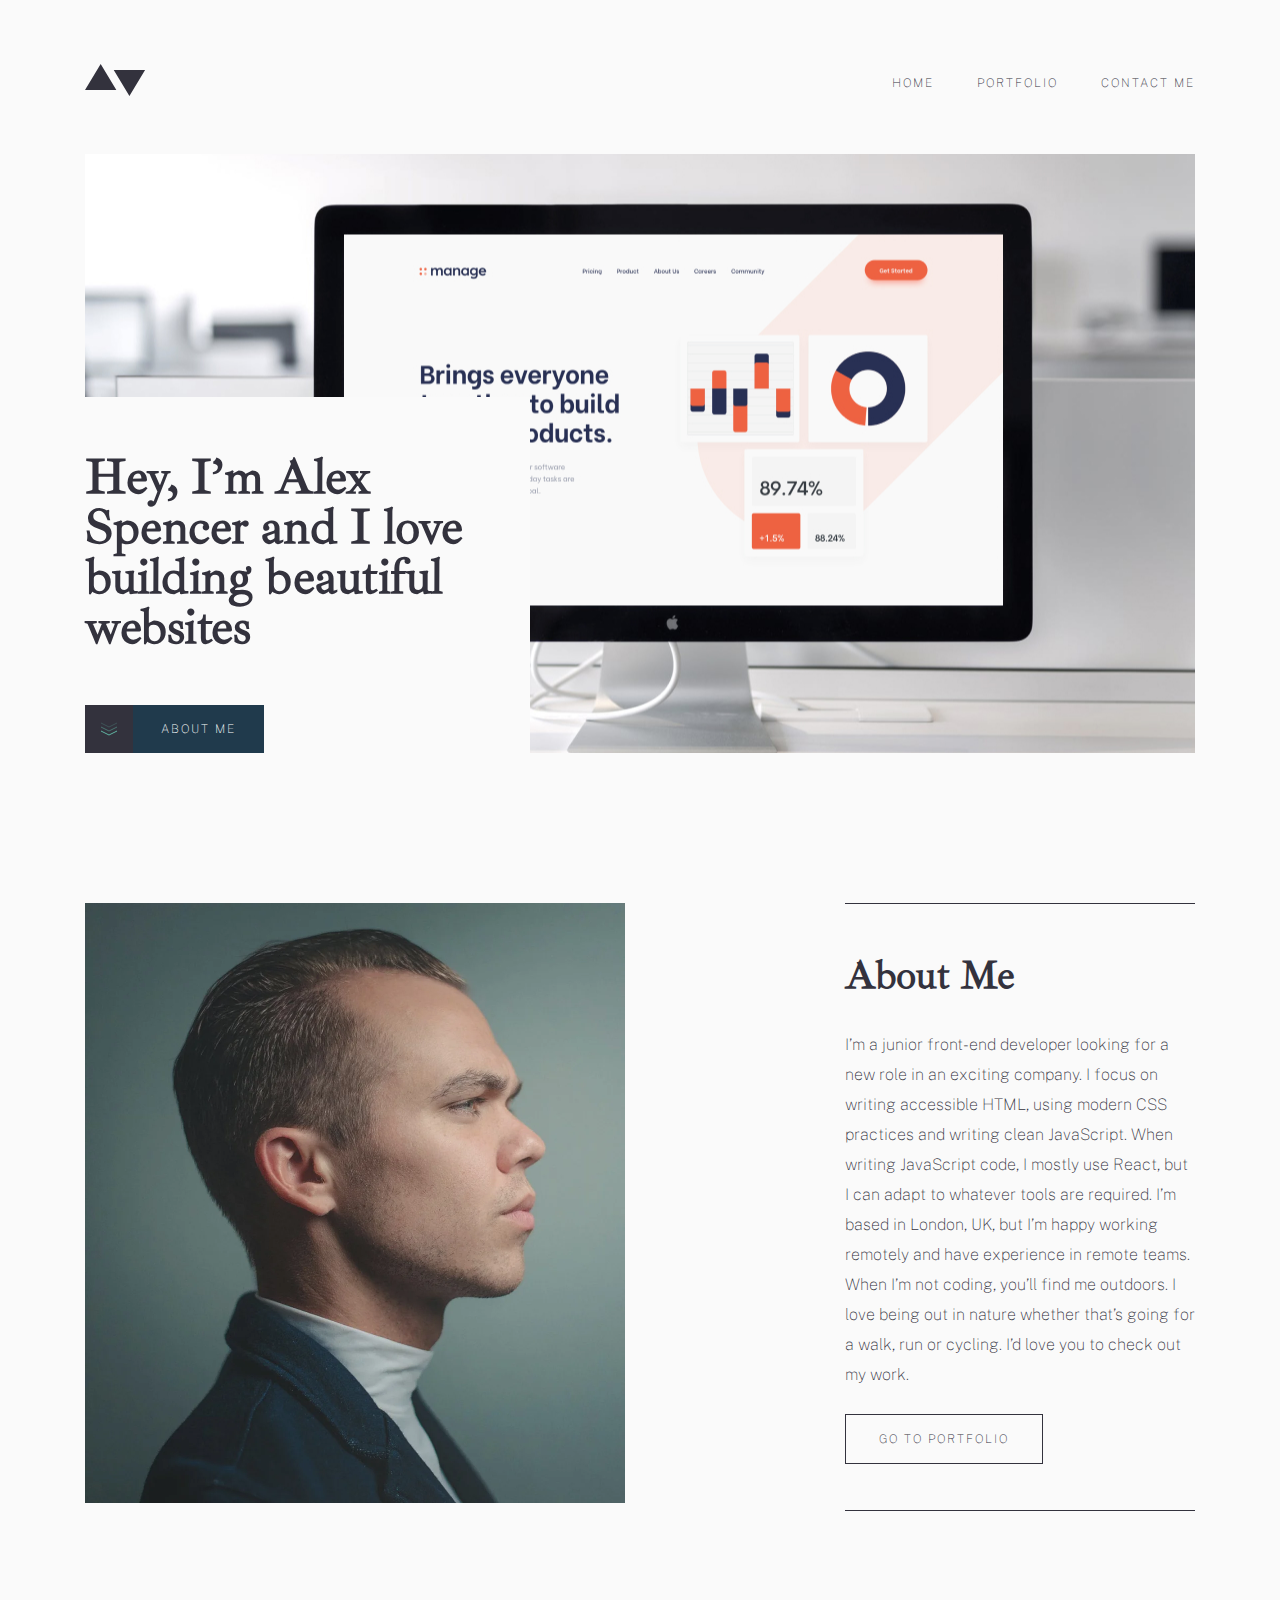
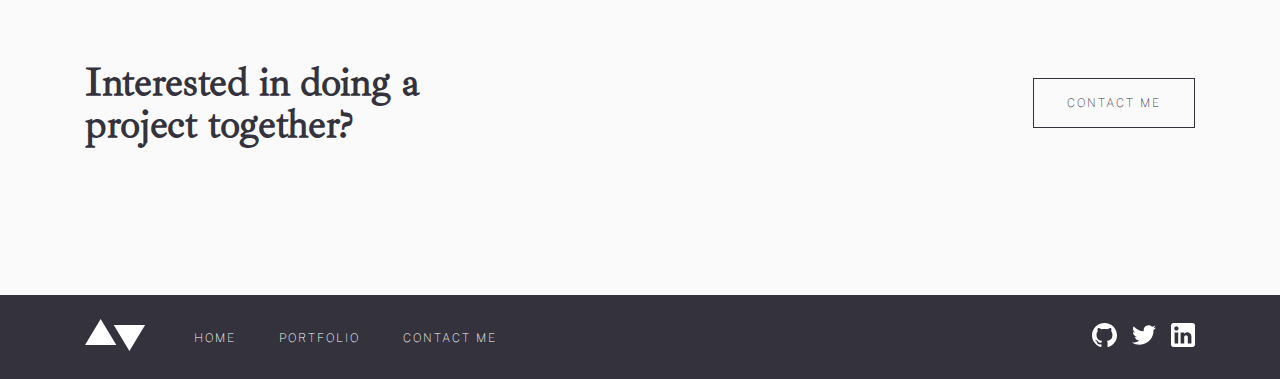
<file: index.html>
<!DOCTYPE html>
<html lang="en">
<head>
  <meta charset="UTF-8">
  <meta http-equiv="X-UA-Compatible" content="IE=edge">
  <meta name="viewport" content="width=device-width, initial-scale=1.0">
  <!-- <link rel="stylesheet" href="css/main.css"> -->
  <link rel="stylesheet" href="css/main.mini.css">
  <title>Minimalist portfolio</title>
</head>
<body>
  <header class="site-header">
    <div class="container site-header__container">
      <a href="index.html" class="site-logo">
        <svg width="61" height="32" viewBox="0 0 61 32" fill="none" xmlns="http://www.w3.org/2000/svg">
          <path id="Combined Shape" fill-rule="evenodd" clip-rule="evenodd" d="M31.3469 26.1224L15.6735 0L0 26.1224H31.3469ZM60.0816 5.87755L44.4082 32L28.7347 5.87755H60.0816Z" fill="#33323D"/>
          </svg>          
      </a>
      <nav class="sitenav">
        <ul class="sitenav__list">
          <li class="sitenav__item">
            <a href="index.html" class="sitenav__link">Home</a>
          </li>
          <li class="sitenav__item">
            <a href="#" class="sitenav__link">Portfolio</a>
          </li>
          <li class="sitenav__item">
            <a href="contact.html" class="sitenav__link">Contact me</a>
          </li>
        </ul>
      </nav>
      <button class="sitenav__toggler nav-toggler">
        <span class="nav-toggler__line nav-toggler__line--top"></span>
        <span class="nav-toggler__line nav-toggler__line--center"></span>
        <span class="nav-toggler__line nav-toggler__line--bottom"></span>
      </button>
    </div>
  </header>
  <main>
    <h1 class="visually-hidden">
      Alex's portfolio website
    </h1>
    <div class="container">
      <section class="hero">
        <div class="hero__content">
          <h2 class="visually-hidden">
            Alex Spencer
          </h2>
          <p class="hero__desc">
            Hey, I’m Alex Spencer and I love building beautiful websites
          </p>
          <a href="#2323" class="hero__link">About me</a>
        </div>
      </section>
    </div>
    <section id="2323" class="about">
      <div class="container about__container">
        <picture class="about__img">
          <source media="(min-width:850px)" srcset="img/about8501x.webp" type="image/webp">
          <source media="(min-width:850px)" srcset="img/about8501x.jpg" type="image/jpg">
          <source media="(min-width:600px,max-width:850px)" srcset="img/about1x.webp" type="image/webp">
          <source media="(min-width:600px,max-width:850px)" srcset="img/about1x.jpg" type="image/jpg">
          <source media="(max-width:600px)" srcset="img/about600.webp" type="image/webp">
          <source media="(max-width:600px)" srcset="img/about600.jpg" type="image/jpg">
          <img src="img/about1x.jpg" alt="" width="540" height="600">
        </picture>
        <div class="about__content">
          <h2 class="about__heading">About Me</h2>
          <p class="about__desc">
            I’m a junior front-end developer looking for a new role in an exciting company. I focus on writing accessible HTML, using modern CSS practices and writing clean JavaScript. When writing JavaScript code, I mostly use React, but I can adapt to whatever tools are required. I’m based in London, UK, but I’m happy working remotely and have experience in remote teams. When I’m not coding, you’ll find me outdoors. I love being out in nature whether that’s going for a walk, run or cycling. I’d love you to check out my work.
          </p>
          <a href="#" class="primary-link">Go to portfolio</a>
        </div>
      </div>
    </section>
    <section class="interested">
      <div class="container interested__container">
        <p class="interested__desc">Interested in doing a project together?</p>
        <a href="contact.html" class="primary-link">Contact me</a>
      </div>
    </section>
  </main>
  <footer class="site-footer">
    <div class="container site-footer__container">
      <a href="index.html" class="site-logo site-footer__logo">
        <svg width="61" height="32" viewBox="0 0 61 32" fill="Currentcolor" xmlns="http://www.w3.org/2000/svg">
          <path id="Combined Shape" fill-rule="evenodd" clip-rule="evenodd" d="M31.3469 26.1224L15.6735 0L0 26.1224H31.3469ZM60.0816 5.87755L44.4082 32L28.7347 5.87755H60.0816Z" fill="#33323D"/>
        </svg>
      </a>
      <nav class="sitenav site-footer__nav">
        <ul class="sitenav__list">
          <li class="sitenav__item">
            <a href="index.html" class="sitenav__link">Home</a>
          </li>
          <li class="sitenav__item">
            <a href="#" class="sitenav__link">Portfolio</a>
          </li>
          <li class="sitenav__item">
            <a href="contact.html" class="sitenav__link">Contact me</a>
          </li>
        </ul>
      </nav>
      <ul class="social__list">
        <li class="social__item">
          <a href="#" class="social__link">
            <svg width="25" height="24" viewBox="0 0 25 24" fill="currentcolor" xmlns="http://www.w3.org/2000/svg">
              <path d="M12.5 0C5.59375 0 0 5.50948 0 12.3045C0 17.742 3.58125 22.3531 8.54688 23.9788C9.17188 24.0946 9.40104 23.7137 9.40104 23.3871C9.40104 23.095 9.39062 22.3207 9.38542 21.295C5.90833 22.0369 5.175 19.6442 5.175 19.6442C4.60625 18.2241 3.78437 17.8443 3.78437 17.8443C2.65208 17.0815 3.87188 17.0971 3.87188 17.0971C5.12708 17.1827 5.78646 18.3649 5.78646 18.3649C6.90104 20.2463 8.7125 19.7027 9.42708 19.3886C9.53958 18.5924 9.86146 18.0509 10.2188 17.743C7.44271 17.4352 4.525 16.3771 4.525 11.6628C4.525 10.3198 5.00937 9.22212 5.81146 8.36127C5.67083 8.05031 5.24896 6.7992 5.92083 5.10462C5.92083 5.10462 6.96771 4.77489 9.35833 6.36617C10.3583 6.09278 11.4208 5.95713 12.4833 5.95087C13.5458 5.95713 14.6083 6.09278 15.6083 6.36617C17.9833 4.77489 19.0302 5.10462 19.0302 5.10462C19.7021 6.7992 19.2802 8.05031 19.1552 8.36127C19.9521 9.22212 20.4365 10.3198 20.4365 11.6628C20.4365 16.3897 17.5146 17.43 14.7333 17.7326C15.1708 18.102 15.5771 18.8564 15.5771 20.0094C15.5771 21.656 15.5615 22.9791 15.5615 23.3788C15.5615 23.7012 15.7802 24.0862 16.4208 23.9631C21.4219 22.3478 25 17.7336 25 12.3045C25 5.50948 19.4031 0 12.5 0V0Z" fill="white"/>
            </svg> 
          </a>       
        </li>
        <li class="social__item">
          <a href="#" class="social__link">
            <svg width="24" height="20" viewBox="0 0 24 20" fill="currentcolor" xmlns="http://www.w3.org/2000/svg">
              <path d="M24 2.55699C23.117 2.94899 22.168 3.21299 21.172 3.33199C22.189 2.72299 22.97 1.75799 23.337 0.607986C22.386 1.17199 21.332 1.58199 20.21 1.80299C19.313 0.845986 18.032 0.247986 16.616 0.247986C13.437 0.247986 11.101 3.21399 11.819 6.29299C7.728 6.08799 4.1 4.12799 1.671 1.14899C0.381 3.36199 1.002 6.25699 3.194 7.72299C2.388 7.69699 1.628 7.47599 0.965 7.10699C0.911 9.38799 2.546 11.522 4.914 11.997C4.221 12.185 3.462 12.229 2.69 12.081C3.316 14.037 5.134 15.46 7.29 15.5C5.22 17.123 2.612 17.848 0 17.54C2.179 18.937 4.768 19.752 7.548 19.752C16.69 19.752 21.855 12.031 21.543 5.10599C22.505 4.41099 23.34 3.54399 24 2.55699Z" fill="white"/>
            </svg> 
          </a>      
        </li>
        <li class="social__item">
          <a href="#" class="social__link">
            <svg width="24" height="24" viewBox="0 0 24 24" fill="currentcolor" xmlns="http://www.w3.org/2000/svg">
              <path fill-rule="evenodd" clip-rule="evenodd" d="M2.4 0H21.6C22.92 0 24 1.08 24 2.4V21.6C24 22.92 22.92 24 21.6 24H2.4C1.08 24 0 22.92 0 21.6V2.4C0 1.08 1.08 0 2.4 0ZM3.6 20.4H7.2V9.6H3.6V20.4ZM5.4 7.56C4.2 7.56 3.24 6.6 3.24 5.4C3.24 4.2 4.2 3.24 5.4 3.24C6.6 3.24 7.56 4.2 7.56 5.4C7.56 6.6 6.6 7.56 5.4 7.56ZM16.8 20.4H20.4V13.56C20.4 11.28 18.48 9.36 16.2 9.36C15.12 9.36 13.8 10.08 13.2 11.04V9.6H9.6V20.4H13.2V14.04C13.2 13.08 14.04 12.24 15 12.24C15.96 12.24 16.8 13.08 16.8 14.04V20.4Z" fill="white"/>
            </svg>
          </a>
        </li>
      </ul>
    </div>
  </footer>
  <script src="js/main.js"></script>
</body>
</html>
</file>
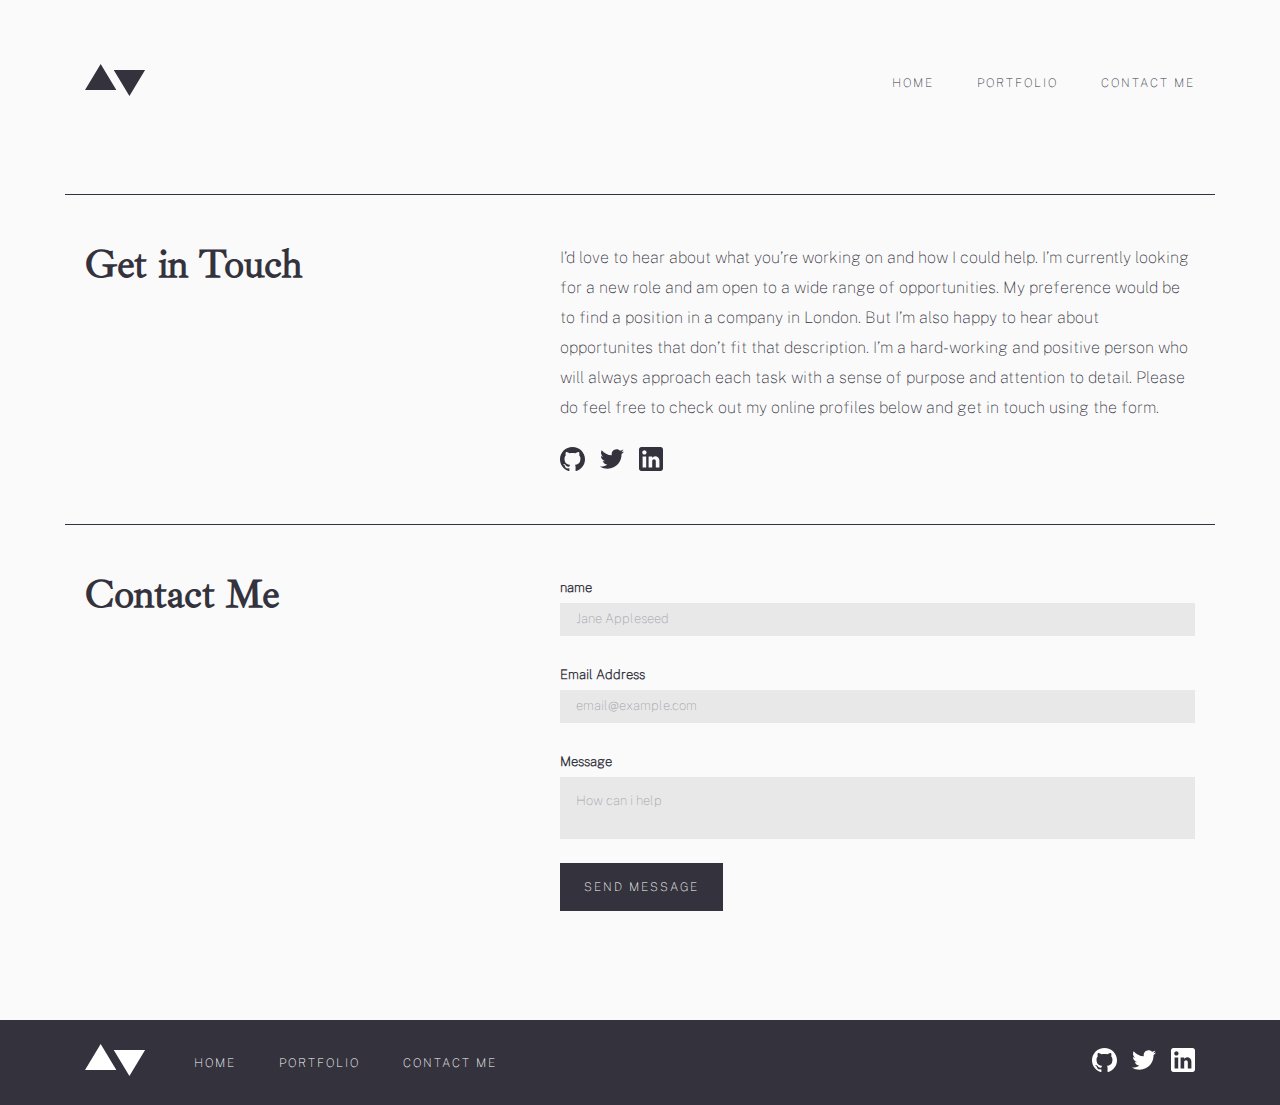
<file: contact.html>
<!DOCTYPE html>
<html lang="en">
<head>
    <meta charset="UTF-8">
    <meta http-equiv="X-UA-Compatible" content="IE=edge">
    <meta name="viewport" content="width=device-width, initial-scale=1.0">
    <!-- <link rel="stylesheet" href="css/main.css"> -->
    <link rel="stylesheet" href="css/main.mini.css">
    <title>Minimalist portfolio</title>
</head>
<body>
    <header class="site-header">
        <div class="container site-header__container">
          <a href="index.html" class="site-logo">
            <svg width="61" height="32" viewBox="0 0 61 32" fill="none" xmlns="http://www.w3.org/2000/svg">
              <path id="Combined Shape" fill-rule="evenodd" clip-rule="evenodd" d="M31.3469 26.1224L15.6735 0L0 26.1224H31.3469ZM60.0816 5.87755L44.4082 32L28.7347 5.87755H60.0816Z" fill="#33323D"/>
              </svg>          
          </a>
          <nav class="sitenav">
            <ul class="sitenav__list">
              <li class="sitenav__item">
                <a href="index.html" class="sitenav__link">Home</a>
              </li>
              <li class="sitenav__item">
                <a href="#" class="sitenav__link">Portfolio</a>
              </li>
              <li class="sitenav__item">
                <a href="contact.html" class="sitenav__link">Contact me</a>
              </li>
            </ul>
          </nav>
          <button class="sitenav__toggler nav-toggler">
            <span class="nav-toggler__line nav-toggler__line--top"></span>
            <span class="nav-toggler__line nav-toggler__line--center"></span>
            <span class="nav-toggler__line nav-toggler__line--bottom"></span>
          </button>
        </div>
      </header>
      <main class="site-main">
          <section class="get-in">
              <div class="container get-in__container">
                  <h2 class="get-in__heading">
                    Get in Touch
                  </h2>
                  <div class="get-in__content">
                      <p class="get-in__desc">
                        I’d love to hear about what you’re working on and how I could help. I’m currently looking for a new role and am open to a wide range of opportunities. My preference would be to find a position in a company in London. But I’m also happy to hear about opportunites that don’t fit that description. I’m a hard-working and positive person who will always approach each task with a sense of purpose and attention to detail. Please do feel free to check out my online profiles below and get in touch using the form.
                      </p>
                      <ul class="social__list get-in__social-list">
                        <li class="social__item">
                          <a href="#" class="social__link">
                            <svg width="25" height="24" viewBox="0 0 25 24" fill="currentcolor" xmlns="http://www.w3.org/2000/svg">
                              <path d="M12.5 0C5.59375 0 0 5.50948 0 12.3045C0 17.742 3.58125 22.3531 8.54688 23.9788C9.17188 24.0946 9.40104 23.7137 9.40104 23.3871C9.40104 23.095 9.39062 22.3207 9.38542 21.295C5.90833 22.0369 5.175 19.6442 5.175 19.6442C4.60625 18.2241 3.78437 17.8443 3.78437 17.8443C2.65208 17.0815 3.87188 17.0971 3.87188 17.0971C5.12708 17.1827 5.78646 18.3649 5.78646 18.3649C6.90104 20.2463 8.7125 19.7027 9.42708 19.3886C9.53958 18.5924 9.86146 18.0509 10.2188 17.743C7.44271 17.4352 4.525 16.3771 4.525 11.6628C4.525 10.3198 5.00937 9.22212 5.81146 8.36127C5.67083 8.05031 5.24896 6.7992 5.92083 5.10462C5.92083 5.10462 6.96771 4.77489 9.35833 6.36617C10.3583 6.09278 11.4208 5.95713 12.4833 5.95087C13.5458 5.95713 14.6083 6.09278 15.6083 6.36617C17.9833 4.77489 19.0302 5.10462 19.0302 5.10462C19.7021 6.7992 19.2802 8.05031 19.1552 8.36127C19.9521 9.22212 20.4365 10.3198 20.4365 11.6628C20.4365 16.3897 17.5146 17.43 14.7333 17.7326C15.1708 18.102 15.5771 18.8564 15.5771 20.0094C15.5771 21.656 15.5615 22.9791 15.5615 23.3788C15.5615 23.7012 15.7802 24.0862 16.4208 23.9631C21.4219 22.3478 25 17.7336 25 12.3045C25 5.50948 19.4031 0 12.5 0V0Z" fill="white"/>
                            </svg> 
                          </a>       
                        </li>
                        <li class="social__item">
                          <a href="#" class="social__link">
                            <svg width="24" height="20" viewBox="0 0 24 20" fill="currentcolor" xmlns="http://www.w3.org/2000/svg">
                              <path d="M24 2.55699C23.117 2.94899 22.168 3.21299 21.172 3.33199C22.189 2.72299 22.97 1.75799 23.337 0.607986C22.386 1.17199 21.332 1.58199 20.21 1.80299C19.313 0.845986 18.032 0.247986 16.616 0.247986C13.437 0.247986 11.101 3.21399 11.819 6.29299C7.728 6.08799 4.1 4.12799 1.671 1.14899C0.381 3.36199 1.002 6.25699 3.194 7.72299C2.388 7.69699 1.628 7.47599 0.965 7.10699C0.911 9.38799 2.546 11.522 4.914 11.997C4.221 12.185 3.462 12.229 2.69 12.081C3.316 14.037 5.134 15.46 7.29 15.5C5.22 17.123 2.612 17.848 0 17.54C2.179 18.937 4.768 19.752 7.548 19.752C16.69 19.752 21.855 12.031 21.543 5.10599C22.505 4.41099 23.34 3.54399 24 2.55699Z" fill="white"/>
                            </svg> 
                          </a>      
                        </li>
                        <li class="social__item">
                          <a href="#" class="social__link">
                            <svg width="24" height="24" viewBox="0 0 24 24" fill="currentcolor" xmlns="http://www.w3.org/2000/svg">
                              <path fill-rule="evenodd" clip-rule="evenodd" d="M2.4 0H21.6C22.92 0 24 1.08 24 2.4V21.6C24 22.92 22.92 24 21.6 24H2.4C1.08 24 0 22.92 0 21.6V2.4C0 1.08 1.08 0 2.4 0ZM3.6 20.4H7.2V9.6H3.6V20.4ZM5.4 7.56C4.2 7.56 3.24 6.6 3.24 5.4C3.24 4.2 4.2 3.24 5.4 3.24C6.6 3.24 7.56 4.2 7.56 5.4C7.56 6.6 6.6 7.56 5.4 7.56ZM16.8 20.4H20.4V13.56C20.4 11.28 18.48 9.36 16.2 9.36C15.12 9.36 13.8 10.08 13.2 11.04V9.6H9.6V20.4H13.2V14.04C13.2 13.08 14.04 12.24 15 12.24C15.96 12.24 16.8 13.08 16.8 14.04V20.4Z" fill="white"/>
                            </svg>
                          </a>
                        </li>
                      </ul>
                  </div>
              </div>
          </section>
          <section class="contact-me">
              <div class="container contact-me__container">
                  <h2 class="contact-me__heading">
                      Contact Me
                  </h2>
                  <form action="https://echo.htmlacademy.ru/" method="post" class="site-form">
                      <label class="site-form__label">
                        name
                        <input type="text" name="name" class="site-form__input" required placeholder="Jane Appleseed">
                      </label>
                      <label class="site-form__label">
                        Email Address
                        <input type="email" name="email" class="site-form__input site-form__email" required placeholder="email@example.com">
                        <p class="site-form__error">This field is required</p>
                        <p class="site-form__valid">Valid email. Hayit ayyomila blan</p>
                      </label>
                      <label class="site-form__label">
                        Message
                        <textarea class="site-form__input" name="message" cols="30" rows="3" placeholder="How can i help"></textarea>
                      </label>
                      <button class="site-form__btn">
                          Send message
                      </button>
                  </form>
              </div>
          </section>
      </main>
      <footer class="site-footer">
        <div class="container site-footer__container">
          <a href="index.html" class="site-logo site-footer__logo">
            <svg width="61" height="32" viewBox="0 0 61 32" fill="Currentcolor" xmlns="http://www.w3.org/2000/svg">
              <path id="Combined Shape" fill-rule="evenodd" clip-rule="evenodd" d="M31.3469 26.1224L15.6735 0L0 26.1224H31.3469ZM60.0816 5.87755L44.4082 32L28.7347 5.87755H60.0816Z" fill="#33323D"/>
            </svg>
          </a>
          <nav class="sitenav site-footer__nav">
            <ul class="sitenav__list">
              <li class="sitenav__item">
                <a href="index.html" class="sitenav__link">Home</a>
              </li>
              <li class="sitenav__item">
                <a href="#" class="sitenav__link">Portfolio</a>
              </li>
              <li class="sitenav__item">
                <a href="contact.html" class="sitenav__link">Contact me</a>
              </li>
            </ul>
          </nav>
          <ul class="social__list">
            <li class="social__item">
              <a href="#" class="social__link">
                <svg width="25" height="24" viewBox="0 0 25 24" fill="currentcolor" xmlns="http://www.w3.org/2000/svg">
                  <path d="M12.5 0C5.59375 0 0 5.50948 0 12.3045C0 17.742 3.58125 22.3531 8.54688 23.9788C9.17188 24.0946 9.40104 23.7137 9.40104 23.3871C9.40104 23.095 9.39062 22.3207 9.38542 21.295C5.90833 22.0369 5.175 19.6442 5.175 19.6442C4.60625 18.2241 3.78437 17.8443 3.78437 17.8443C2.65208 17.0815 3.87188 17.0971 3.87188 17.0971C5.12708 17.1827 5.78646 18.3649 5.78646 18.3649C6.90104 20.2463 8.7125 19.7027 9.42708 19.3886C9.53958 18.5924 9.86146 18.0509 10.2188 17.743C7.44271 17.4352 4.525 16.3771 4.525 11.6628C4.525 10.3198 5.00937 9.22212 5.81146 8.36127C5.67083 8.05031 5.24896 6.7992 5.92083 5.10462C5.92083 5.10462 6.96771 4.77489 9.35833 6.36617C10.3583 6.09278 11.4208 5.95713 12.4833 5.95087C13.5458 5.95713 14.6083 6.09278 15.6083 6.36617C17.9833 4.77489 19.0302 5.10462 19.0302 5.10462C19.7021 6.7992 19.2802 8.05031 19.1552 8.36127C19.9521 9.22212 20.4365 10.3198 20.4365 11.6628C20.4365 16.3897 17.5146 17.43 14.7333 17.7326C15.1708 18.102 15.5771 18.8564 15.5771 20.0094C15.5771 21.656 15.5615 22.9791 15.5615 23.3788C15.5615 23.7012 15.7802 24.0862 16.4208 23.9631C21.4219 22.3478 25 17.7336 25 12.3045C25 5.50948 19.4031 0 12.5 0V0Z" fill="white"/>
                </svg> 
              </a>       
            </li>
            <li class="social__item">
              <a href="#" class="social__link">
                <svg width="24" height="20" viewBox="0 0 24 20" fill="currentcolor" xmlns="http://www.w3.org/2000/svg">
                  <path d="M24 2.55699C23.117 2.94899 22.168 3.21299 21.172 3.33199C22.189 2.72299 22.97 1.75799 23.337 0.607986C22.386 1.17199 21.332 1.58199 20.21 1.80299C19.313 0.845986 18.032 0.247986 16.616 0.247986C13.437 0.247986 11.101 3.21399 11.819 6.29299C7.728 6.08799 4.1 4.12799 1.671 1.14899C0.381 3.36199 1.002 6.25699 3.194 7.72299C2.388 7.69699 1.628 7.47599 0.965 7.10699C0.911 9.38799 2.546 11.522 4.914 11.997C4.221 12.185 3.462 12.229 2.69 12.081C3.316 14.037 5.134 15.46 7.29 15.5C5.22 17.123 2.612 17.848 0 17.54C2.179 18.937 4.768 19.752 7.548 19.752C16.69 19.752 21.855 12.031 21.543 5.10599C22.505 4.41099 23.34 3.54399 24 2.55699Z" fill="white"/>
                </svg> 
              </a>      
            </li>
            <li class="social__item">
              <a href="#" class="social__link">
                <svg width="24" height="24" viewBox="0 0 24 24" fill="currentcolor" xmlns="http://www.w3.org/2000/svg">
                  <path fill-rule="evenodd" clip-rule="evenodd" d="M2.4 0H21.6C22.92 0 24 1.08 24 2.4V21.6C24 22.92 22.92 24 21.6 24H2.4C1.08 24 0 22.92 0 21.6V2.4C0 1.08 1.08 0 2.4 0ZM3.6 20.4H7.2V9.6H3.6V20.4ZM5.4 7.56C4.2 7.56 3.24 6.6 3.24 5.4C3.24 4.2 4.2 3.24 5.4 3.24C6.6 3.24 7.56 4.2 7.56 5.4C7.56 6.6 6.6 7.56 5.4 7.56ZM16.8 20.4H20.4V13.56C20.4 11.28 18.48 9.36 16.2 9.36C15.12 9.36 13.8 10.08 13.2 11.04V9.6H9.6V20.4H13.2V14.04C13.2 13.08 14.04 12.24 15 12.24C15.96 12.24 16.8 13.08 16.8 14.04V20.4Z" fill="white"/>
                </svg>
              </a>
            </li>
          </ul>
        </div>
      </footer>
      <script src="js/main.js"></script>
</body>
</html>
</file>
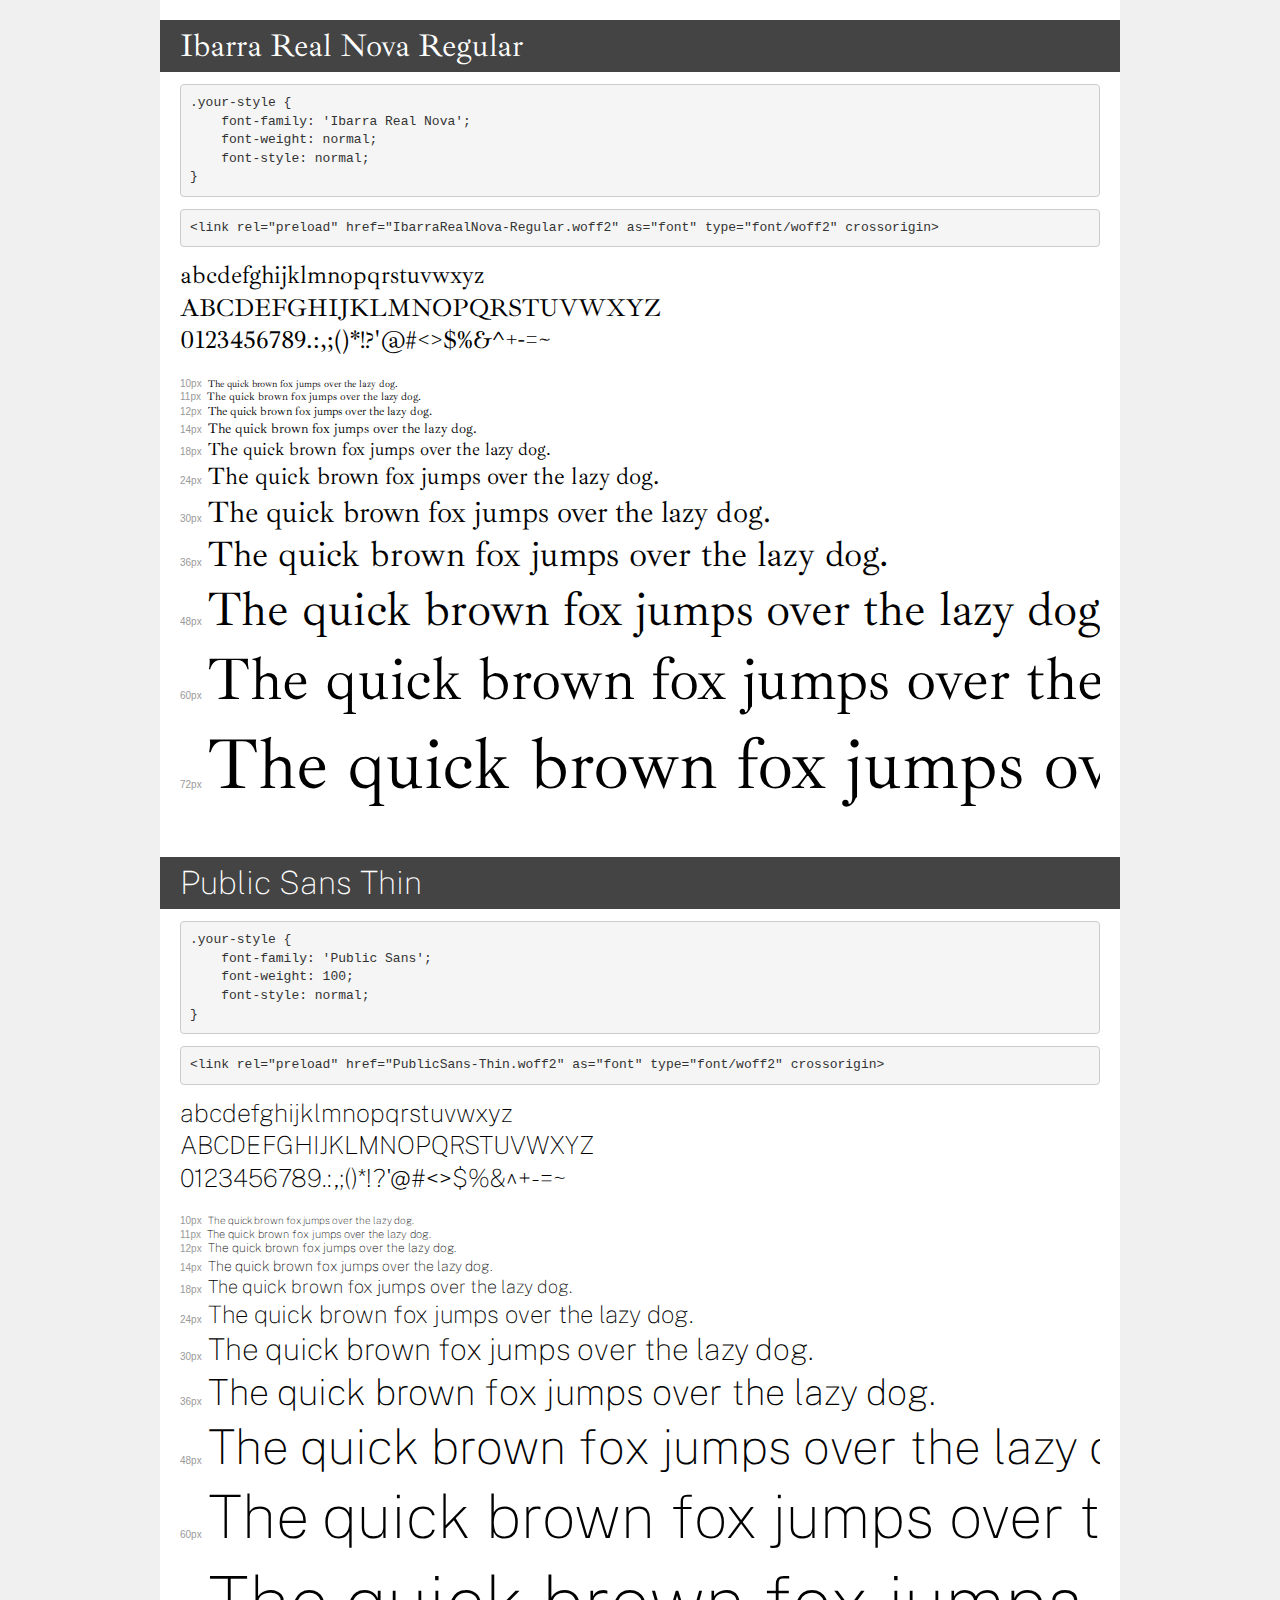
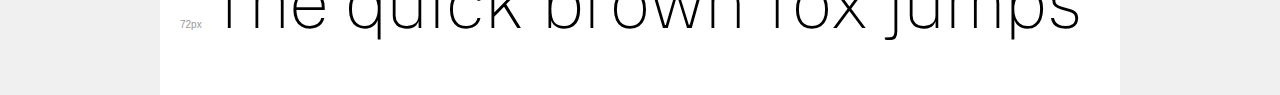
<file: fonts/demo.html>
<!DOCTYPE html>
<html lang="en">
<head>
    <meta charset="utf-8">
    <meta http-equiv="X-UA-Compatible" content="IE=edge">
    <meta name="viewport" content="width=device-width, initial-scale=1">
    <meta name="robots" content="noindex, noarchive">
    <meta name="format-detection" content="telephone=no">
    <title>Transfonter demo</title>
    <link href="stylesheet.css" rel="stylesheet">
    <style>
        /*
        http://meyerweb.com/eric/tools/css/reset/
        v2.0 | 20110126
        License: none (public domain)
        */
        html, body, div, span, applet, object, iframe,
        h1, h2, h3, h4, h5, h6, p, blockquote, pre,
        a, abbr, acronym, address, big, cite, code,
        del, dfn, em, img, ins, kbd, q, s, samp,
        small, strike, strong, sub, sup, tt, var,
        b, u, i, center,
        dl, dt, dd, ol, ul, li,
        fieldset, form, label, legend,
        table, caption, tbody, tfoot, thead, tr, th, td,
        article, aside, canvas, details, embed,
        figure, figcaption, footer, header, hgroup,
        menu, nav, output, ruby, section, summary,
        time, mark, audio, video {
            margin: 0;
            padding: 0;
            border: 0;
            font-size: 100%;
            font: inherit;
            vertical-align: baseline;
        }
        /* HTML5 display-role reset for older browsers */
        article, aside, details, figcaption, figure,
        footer, header, hgroup, menu, nav, section {
            display: block;
        }
        body {
            line-height: 1;
        }
        ol, ul {
            list-style: none;
        }
        blockquote, q {
            quotes: none;
        }
        blockquote:before, blockquote:after,
        q:before, q:after {
            content: '';
            content: none;
        }
        table {
            border-collapse: collapse;
            border-spacing: 0;
        }
        /* demo styles */
        body {
            background: #f0f0f0;
            color: #000;
        }
        .page {
            background: #fff;
            width: 920px;
            margin: 0 auto;
            padding: 20px 20px 0 20px;
            overflow: hidden;
        }
        .font-container {
            overflow-x: auto;
            overflow-y: hidden;
            margin-bottom: 40px;
            line-height: 1.3;
            white-space: nowrap;
            padding-bottom: 5px;
        }
        h1 {
            position: relative;
            background: #444;
            font-size: 32px;
            color: #fff;
            padding: 10px 20px;
            margin: 0 -20px 12px -20px;
        }
        .letters {
            font-size: 25px;
            margin-bottom: 20px;
        }
        .s10:before {
            content: '10px';
        }
        .s11:before {
            content: '11px';
        }
        .s12:before {
            content: '12px';
        }
        .s14:before {
            content: '14px';
        }
        .s18:before {
            content: '18px';
        }
        .s24:before {
            content: '24px';
        }
        .s30:before {
            content: '30px';
        }
        .s36:before {
            content: '36px';
        }
        .s48:before {
            content: '48px';
        }
        .s60:before {
            content: '60px';
        }
        .s72:before {
            content: '72px';
        }
        .s10:before, .s11:before, .s12:before, .s14:before,
        .s18:before, .s24:before, .s30:before, .s36:before,
        .s48:before, .s60:before, .s72:before {
            font-family: Arial, sans-serif;
            font-size: 10px;
            font-weight: normal;
            font-style: normal;
            color: #999;
            padding-right: 6px;
        }
        pre {
            display: block;
            padding: 9px;
            margin: 0 0 12px;
            font-family: Monaco, Menlo, Consolas, "Courier New", monospace;
            font-size: 13px;
            line-height: 1.428571429;
            color: #333;
            font-weight: normal;
            font-style: normal;
            background-color: #f5f5f5;
            border: 1px solid #ccc;
            overflow-x: auto;
            border-radius: 4px;
        }
        /* responsive */
        @media (max-width: 959px) {
            .page {
                width: auto;
                margin: 0;
            }
        }
    </style>
</head>
<body>
<div class="page">
    <div class="demo">
        <h1 style="font-family: 'Ibarra Real Nova'; font-weight: normal; font-style: normal;">Ibarra Real Nova Regular</h1>
        <pre title="Usage">.your-style {
    font-family: 'Ibarra Real Nova';
    font-weight: normal;
    font-style: normal;
}</pre>
        <pre title="Preload (optional)">
&lt;link rel=&quot;preload&quot; href=&quot;IbarraRealNova-Regular.woff2&quot; as=&quot;font&quot; type=&quot;font/woff2&quot; crossorigin&gt;</pre>
        <div class="font-container" style="font-family: 'Ibarra Real Nova'; font-weight: normal; font-style: normal;">
            <p class="letters">
                abcdefghijklmnopqrstuvwxyz<br>
ABCDEFGHIJKLMNOPQRSTUVWXYZ<br>
                0123456789.:,;()*!?'@#&lt;&gt;$%&^+-=~
            </p>
            <p class="s10" style="font-size: 10px;">The quick brown fox jumps over the lazy dog.</p>
            <p class="s11" style="font-size: 11px;">The quick brown fox jumps over the lazy dog.</p>
            <p class="s12" style="font-size: 12px;">The quick brown fox jumps over the lazy dog.</p>
            <p class="s14" style="font-size: 14px;">The quick brown fox jumps over the lazy dog.</p>
            <p class="s18" style="font-size: 18px;">The quick brown fox jumps over the lazy dog.</p>
            <p class="s24" style="font-size: 24px;">The quick brown fox jumps over the lazy dog.</p>
            <p class="s30" style="font-size: 30px;">The quick brown fox jumps over the lazy dog.</p>
            <p class="s36" style="font-size: 36px;">The quick brown fox jumps over the lazy dog.</p>
            <p class="s48" style="font-size: 48px;">The quick brown fox jumps over the lazy dog.</p>
            <p class="s60" style="font-size: 60px;">The quick brown fox jumps over the lazy dog.</p>
            <p class="s72" style="font-size: 72px;">The quick brown fox jumps over the lazy dog.</p>
        </div>
    </div>

    <div class="demo">
        <h1 style="font-family: 'Public Sans'; font-weight: 100; font-style: normal;">Public Sans Thin</h1>
        <pre title="Usage">.your-style {
    font-family: 'Public Sans';
    font-weight: 100;
    font-style: normal;
}</pre>
        <pre title="Preload (optional)">
&lt;link rel=&quot;preload&quot; href=&quot;PublicSans-Thin.woff2&quot; as=&quot;font&quot; type=&quot;font/woff2&quot; crossorigin&gt;</pre>
        <div class="font-container" style="font-family: 'Public Sans'; font-weight: 100; font-style: normal;">
            <p class="letters">
                abcdefghijklmnopqrstuvwxyz<br>
ABCDEFGHIJKLMNOPQRSTUVWXYZ<br>
                0123456789.:,;()*!?'@#&lt;&gt;$%&^+-=~
            </p>
            <p class="s10" style="font-size: 10px;">The quick brown fox jumps over the lazy dog.</p>
            <p class="s11" style="font-size: 11px;">The quick brown fox jumps over the lazy dog.</p>
            <p class="s12" style="font-size: 12px;">The quick brown fox jumps over the lazy dog.</p>
            <p class="s14" style="font-size: 14px;">The quick brown fox jumps over the lazy dog.</p>
            <p class="s18" style="font-size: 18px;">The quick brown fox jumps over the lazy dog.</p>
            <p class="s24" style="font-size: 24px;">The quick brown fox jumps over the lazy dog.</p>
            <p class="s30" style="font-size: 30px;">The quick brown fox jumps over the lazy dog.</p>
            <p class="s36" style="font-size: 36px;">The quick brown fox jumps over the lazy dog.</p>
            <p class="s48" style="font-size: 48px;">The quick brown fox jumps over the lazy dog.</p>
            <p class="s60" style="font-size: 60px;">The quick brown fox jumps over the lazy dog.</p>
            <p class="s72" style="font-size: 72px;">The quick brown fox jumps over the lazy dog.</p>
        </div>
    </div>

</div>
</body>
</html>
</file>
<file: fonts/stylesheet.css>
@font-face {
    font-family: 'Ibarra Real Nova';
    src: url('IbarraRealNova-Regular.woff2') format('woff2'),
        url('IbarraRealNova-Regular.woff') format('woff');
    font-weight: normal;
    font-style: normal;
    font-display: swap;
}

@font-face {
    font-family: 'Public Sans';
    src: url('PublicSans-Thin.woff2') format('woff2'),
        url('PublicSans-Thin.woff') format('woff');
    font-weight: 100;
    font-style: normal;
    font-display: swap;
}
</file>
<file: css/main.css>
/*! normalize.css v8.0.1 | MIT License | github.com/necolas/normalize.css */
/* Document
   ========================================================================== */
/**
 * 1. Correct the line height in all browsers.
 * 2. Prevent adjustments of font size after orientation changes in iOS.
 */
html {
  line-height: 1.15;
  /* 1 */
  -webkit-text-size-adjust: 100%;
  /* 2 */
}

/* Sections
   ========================================================================== */
/**
 * Remove the margin in all browsers.
 */
body {
  margin: 0;
}

/**
 * Render the `main` element consistently in IE.
 */
main {
  display: block;
}

/**
 * Correct the font size and margin on `h1` elements within `section` and
 * `article` contexts in Chrome, Firefox, and Safari.
 */
h1 {
  font-size: 2em;
  margin: 0.67em 0;
}

/* Grouping content
   ========================================================================== */
/**
 * 1. Add the correct box sizing in Firefox.
 * 2. Show the overflow in Edge and IE.
 */
hr {
  -webkit-box-sizing: content-box;
          box-sizing: content-box;
  /* 1 */
  height: 0;
  /* 1 */
  overflow: visible;
  /* 2 */
}

/**
 * 1. Correct the inheritance and scaling of font size in all browsers.
 * 2. Correct the odd `em` font sizing in all browsers.
 */
pre {
  font-family: monospace, monospace;
  /* 1 */
  font-size: 1em;
  /* 2 */
}

/* Text-level semantics
   ========================================================================== */
/**
 * Remove the gray background on active links in IE 10.
 */
a {
  background-color: transparent;
}

/**
 * 1. Remove the bottom border in Chrome 57-
 * 2. Add the correct text decoration in Chrome, Edge, IE, Opera, and Safari.
 */
abbr[title] {
  border-bottom: none;
  /* 1 */
  text-decoration: underline;
  /* 2 */
  -webkit-text-decoration: underline dotted;
          text-decoration: underline dotted;
  /* 2 */
}

/**
 * Add the correct font weight in Chrome, Edge, and Safari.
 */
b,
strong {
  font-weight: bolder;
}

/**
 * 1. Correct the inheritance and scaling of font size in all browsers.
 * 2. Correct the odd `em` font sizing in all browsers.
 */
code,
kbd,
samp {
  font-family: monospace, monospace;
  /* 1 */
  font-size: 1em;
  /* 2 */
}

/**
 * Add the correct font size in all browsers.
 */
small {
  font-size: 80%;
}

/**
 * Prevent `sub` and `sup` elements from affecting the line height in
 * all browsers.
 */
sub,
sup {
  font-size: 75%;
  line-height: 0;
  position: relative;
  vertical-align: baseline;
}

sub {
  bottom: -0.25em;
}

sup {
  top: -0.5em;
}

/* Embedded content
   ========================================================================== */
/**
 * Remove the border on images inside links in IE 10.
 */
img {
  border-style: none;
}

/* Forms
   ========================================================================== */
/**
 * 1. Change the font styles in all browsers.
 * 2. Remove the margin in Firefox and Safari.
 */
button,
input,
optgroup,
select,
textarea {
  font-family: inherit;
  /* 1 */
  font-size: 100%;
  /* 1 */
  line-height: 1.15;
  /* 1 */
  margin: 0;
  /* 2 */
}

/**
 * Show the overflow in IE.
 * 1. Show the overflow in Edge.
 */
button,
input {
  /* 1 */
  overflow: visible;
}

/**
 * Remove the inheritance of text transform in Edge, Firefox, and IE.
 * 1. Remove the inheritance of text transform in Firefox.
 */
button,
select {
  /* 1 */
  text-transform: none;
}

/**
 * Correct the inability to style clickable types in iOS and Safari.
 */
button,
[type="button"],
[type="reset"],
[type="submit"] {
  -webkit-appearance: button;
}

/**
 * Remove the inner border and padding in Firefox.
 */
button::-moz-focus-inner,
[type="button"]::-moz-focus-inner,
[type="reset"]::-moz-focus-inner,
[type="submit"]::-moz-focus-inner {
  border-style: none;
  padding: 0;
}

/**
 * Restore the focus styles unset by the previous rule.
 */
button:-moz-focusring,
[type="button"]:-moz-focusring,
[type="reset"]:-moz-focusring,
[type="submit"]:-moz-focusring {
  outline: 1px dotted ButtonText;
}

/**
 * Correct the padding in Firefox.
 */
fieldset {
  padding: 0.35em 0.75em 0.625em;
}

/**
 * 1. Correct the text wrapping in Edge and IE.
 * 2. Correct the color inheritance from `fieldset` elements in IE.
 * 3. Remove the padding so developers are not caught out when they zero out
 *    `fieldset` elements in all browsers.
 */
legend {
  -webkit-box-sizing: border-box;
          box-sizing: border-box;
  /* 1 */
  color: inherit;
  /* 2 */
  display: table;
  /* 1 */
  max-width: 100%;
  /* 1 */
  padding: 0;
  /* 3 */
  white-space: normal;
  /* 1 */
}

/**
 * Add the correct vertical alignment in Chrome, Firefox, and Opera.
 */
progress {
  vertical-align: baseline;
}

/**
 * Remove the default vertical scrollbar in IE 10+.
 */
textarea {
  overflow: auto;
}

/**
 * 1. Add the correct box sizing in IE 10.
 * 2. Remove the padding in IE 10.
 */
[type="checkbox"],
[type="radio"] {
  -webkit-box-sizing: border-box;
          box-sizing: border-box;
  /* 1 */
  padding: 0;
  /* 2 */
}

/**
 * Correct the cursor style of increment and decrement buttons in Chrome.
 */
[type="number"]::-webkit-inner-spin-button,
[type="number"]::-webkit-outer-spin-button {
  height: auto;
}

/**
 * 1. Correct the odd appearance in Chrome and Safari.
 * 2. Correct the outline style in Safari.
 */
[type="search"] {
  -webkit-appearance: textfield;
  /* 1 */
  outline-offset: -2px;
  /* 2 */
}

/**
 * Remove the inner padding in Chrome and Safari on macOS.
 */
[type="search"]::-webkit-search-decoration {
  -webkit-appearance: none;
}

/**
 * 1. Correct the inability to style clickable types in iOS and Safari.
 * 2. Change font properties to `inherit` in Safari.
 */
::-webkit-file-upload-button {
  -webkit-appearance: button;
  /* 1 */
  font: inherit;
  /* 2 */
}

/* Interactive
   ========================================================================== */
/*
 * Add the correct display in Edge, IE 10+, and Firefox.
 */
details {
  display: block;
}

/*
 * Add the correct display in all browsers.
 */
summary {
  display: list-item;
}

/* Misc
   ========================================================================== */
/**
 * Add the correct display in IE 10+.
 */
template {
  display: none;
}

/**
 * Add the correct display in IE 10.
 */
[hidden] {
  display: none;
}

/* FONTS */
@font-face {
  font-family: 'Ibarra Real Nova';
  src: url("../fonts/IbarraRealNova-Regular.woff2") format("woff2"), url("../fonts/IbarraRealNova-Regular.woff") format("woff");
  font-weight: normal;
  font-style: normal;
  font-display: swap;
}

@font-face {
  font-family: 'Public Sans';
  src: url("../fonts/PublicSans-Thin.woff2") format("woff2"), url("../fonts/PublicSans-Thin.woff") format("woff");
  font-weight: 100;
  font-style: normal;
  font-display: swap;
}

/* GENERAL */
html {
  -webkit-box-sizing: border-box;
          box-sizing: border-box;
  height: 100%;
  scroll-behavior: smooth;
}

*,
*::before,
*::after {
  -webkit-box-sizing: inherit;
          box-sizing: inherit;
}

body {
  display: -webkit-box;
  display: -ms-flexbox;
  display: flex;
  -webkit-box-orient: vertical;
  -webkit-box-direction: normal;
      -ms-flex-direction: column;
          flex-direction: column;
  height: 100%;
  padding: 0;
  margin: 0;
  overflow-x: hidden;
  font-family: 'Public Sans', sans-serif;
  font-weight: 400;
  background-color: #FAFAFA;
  color: #33323D;
}

img {
  max-width: 100%;
  height: auto;
}

/*CONTAINER*/
.container {
  width: 100%;
  max-width: 1150px;
  margin: 0 auto;
  padding-left: 20px;
  padding-right: 20px;
}

/* VISUALLY-HIDDEN */
.visually-hidden {
  position: absolute;
  width: 1px;
  height: 1px;
  margin: -1px;
  border: 0;
  padding: 0;
  clip: rect(0 0 0 0);
  overflow: hidden;
}

.site-header {
  position: relative;
  padding-top: 64px;
  padding-bottom: 54px;
}

.site-header__container {
  display: -webkit-box;
  display: -ms-flexbox;
  display: flex;
  -webkit-box-align: center;
      -ms-flex-align: center;
          align-items: center;
  -webkit-box-pack: justify;
      -ms-flex-pack: justify;
          justify-content: space-between;
}

@media only screen and (max-width: 600px) {
  .site-header {
    padding-top: 32px;
    padding-bottom: 40px;
  }
}

.sitenav__list {
  display: -webkit-box;
  display: -ms-flexbox;
  display: flex;
  -webkit-box-align: center;
      -ms-flex-align: center;
          align-items: center;
  margin: 0;
  padding: 0;
  list-style: none;
}

.sitenav__item:not(:last-child) {
  margin-right: 43px;
}

.sitenav__link {
  text-decoration: none;
  font-size: 12px;
  line-height: 14px;
  letter-spacing: 2px;
  text-transform: uppercase;
  color: #33323D;
}

.sitenav__link:hover {
  color: #5FB4A2;
}

.sitenav__toggler {
  display: none;
}

@media only screen and (max-width: 600px) {
  .sitenav {
    display: none;
  }
  .sitenav__toggler {
    display: block;
  }
  .sitenav--open {
    z-index: 5;
    display: block;
  }
  .sitenav--open .sitenav__list {
    -webkit-box-orient: vertical;
    -webkit-box-direction: normal;
        -ms-flex-direction: column;
            flex-direction: column;
    top: 100%;
    right: 0;
    position: absolute;
    background-color: #33323D;
    padding: 40px 60px;
  }
  .sitenav--open .sitenav__item:not(:last-child) {
    margin-right: 0;
    margin-bottom: 32px;
  }
  .sitenav--open .sitenav__link {
    color: #fff;
  }
}

.nav-toggler {
  border: none;
  background-color: transparent;
}

.nav-toggler__line {
  width: 24px;
  height: 1px;
  background-color: #33323D;
  display: block;
}

.nav-toggler__line:not(:last-child) {
  margin-bottom: 5px;
}

.nav-toggler--open .nav-toggler__line--top {
  -webkit-transform: translateY(3px) rotate(45deg);
          transform: translateY(3px) rotate(45deg);
}

.nav-toggler--open .nav-toggler__line--center {
  display: none;
}

.nav-toggler--open .nav-toggler__line--bottom {
  -webkit-transform: translateY(-3px) rotate(-45deg);
          transform: translateY(-3px) rotate(-45deg);
}

.nav-toggler--open .nav-toggler__line {
  -webkit-transition: all 0.5s ease;
  transition: all 0.5s ease;
}

.site-logo__img {
  display: block;
}

@media only screen and (-webkit-min-device-pixel-ratio: 2), only screen and (min--moz-device-pixel-ratio: 2), only screen and (min-device-pixel-ratio: 2), only screen and (min-resolution: 192dpi), only screen and (min-resolution: 2dppx) {
  .hero__container {
    background-image: url(../../img/hero-bgi2x.jpg);
  }
}

.hero {
  padding-top: 243px;
  position: relative;
  background-image: url(../../img/hero-bgi1x.jpg);
  background-repeat: no-repeat;
  background-size: cover;
  background-position: center;
}

.hero__content {
  max-width: 445px;
  width: 100%;
  padding-top: 55px;
  padding-right: 55px;
  text-align: left;
  z-index: 3;
  background-color: #FAFAFA;
}

.hero__desc {
  font-family: 'Ibarra Real Nova';
  font-weight: 700;
  font-size: 50px;
  line-height: 50px;
  letter-spacing: -0.446429px;
  margin-top: 0;
  margin-bottom: 53px;
  color: #33323D;
}

.hero__link {
  text-decoration: none;
  font-size: 12px;
  line-height: 14px;
  letter-spacing: 2px;
  text-transform: uppercase;
  padding: 17px 28px;
  padding-left: 76px;
  color: #fff;
  background-color: #203A4C;
  display: inline-block;
  position: relative;
}

.hero__link::before {
  content: '';
  background-image: url(../../img/link-arroww.svg);
  background-repeat: no-repeat;
  background-position: center;
  position: absolute;
  padding: 24px;
  top: 0;
  left: 0;
  display: inline-block;
  background-color: #33323D;
}

.hero__link:hover {
  background-color: #5FB4A2;
}

.hero__link:hover::before {
  background-color: #519788;
}

@media only screen and (max-width: 850px) {
  .hero {
    padding-top: 322px;
    background-image: url(../../img/hero-bgi-max850px.jpg);
  }
  .hero__content {
    max-width: 515px;
  }
}

@media only screen and (max-width: 600px) {
  .hero {
    padding-top: 295px;
    background-size: contain;
    background-position: top;
  }
  .hero__content {
    padding-top: 24px;
  }
  .hero__desc {
    font-size: 40px;
    line-height: 42px;
  }
}

@media only screen and (max-width: 330px) {
  .hero {
    padding-top: 250px;
  }
  .hero__content {
    max-width: 100%;
    padding: 0;
  }
}

.about {
  padding-top: 150px;
  padding-bottom: 150px;
}

.about__container {
  display: -webkit-box;
  display: -ms-flexbox;
  display: flex;
  -webkit-box-align: stretch;
      -ms-flex-align: stretch;
          align-items: stretch;
  -webkit-box-pack: justify;
      -ms-flex-pack: justify;
          justify-content: space-between;
}

.about__img {
  margin-right: 35px;
}

.about__content {
  max-width: 350px;
  width: 100%;
  padding-top: 50px;
  padding-bottom: 46px;
  border-top: 1px solid #33323D;
  border-bottom: 1px solid #33323D;
}

.about__heading {
  margin-top: 0;
  font-family: 'Ibarra Real Nova';
  font-weight: 700;
  font-size: 40px;
  line-height: 42px;
  letter-spacing: -0.357143px;
}

.about__desc {
  font-size: 16px;
  line-height: 30px;
  margin-top: 0;
  margin-bottom: 24px;
}

@media only screen and (max-width: 850px) {
  .about {
    padding-top: 90px;
    padding-bottom: 90px;
  }
}

@media only screen and (max-width: 600px) {
  .about {
    padding-top: 75px;
  }
  .about__container {
    -webkit-box-orient: vertical;
    -webkit-box-direction: normal;
        -ms-flex-direction: column;
            flex-direction: column;
  }
  .about__img {
    text-align: center;
    margin-right: 0;
    margin-bottom: 32px;
  }
  .about__content {
    max-width: 100%;
    padding-top: 32px;
    padding-bottom: 50px;
  }
}

.primary-link {
  display: inline-block;
  text-decoration: none;
  color: #33323D;
  padding: 17px 33px;
  border: 1px solid #33323D;
  font-weight: 400;
  font-size: 12px;
  line-height: 14px;
  letter-spacing: 2px;
  text-transform: uppercase;
}

.primary-link:hover {
  background-color: #33323D;
  color: #fff;
}

.interested {
  padding-bottom: 150px;
}

.interested__container {
  display: -webkit-box;
  display: -ms-flexbox;
  display: flex;
  -webkit-box-align: center;
      -ms-flex-align: center;
          align-items: center;
  -webkit-box-pack: justify;
      -ms-flex-pack: justify;
          justify-content: space-between;
}

.interested__desc {
  max-width: 350px;
  width: 100%;
  font-family: 'Ibarra Real Nova';
  font-weight: 700;
  font-size: 40px;
  line-height: 42px;
  letter-spacing: -0.357143px;
  margin: 0;
}

@media only screen and (max-width: 850px) {
  .interested {
    padding-bottom: 90px;
  }
}

@media only screen and (max-width: 600px) {
  .interested {
    padding-bottom: 80px;
  }
  .interested__container {
    -webkit-box-orient: vertical;
    -webkit-box-direction: normal;
        -ms-flex-direction: column;
            flex-direction: column;
  }
  .interested__desc {
    text-align: center;
    margin-bottom: 40px;
  }
}

.site-footer {
  background-color: #33323D;
  padding-top: 24px;
  padding-bottom: 24px;
}

.site-footer__container {
  display: -webkit-box;
  display: -ms-flexbox;
  display: flex;
  -webkit-box-align: center;
      -ms-flex-align: center;
          align-items: center;
}

.site-footer__logo {
  margin-right: 48px;
}

.site-footer__logo path {
  fill: #fff;
}

.site-footer__nav {
  margin-right: auto;
}

.site-footer__nav
.sitenav__link {
  color: #fff;
}

.site-footer__nav
.sitenav__link:hover {
  color: #5FB4A2;
}

@media only screen and (max-width: 600px) {
  .site-footer__container {
    -webkit-box-orient: vertical;
    -webkit-box-direction: normal;
        -ms-flex-direction: column;
            flex-direction: column;
  }
  .site-footer__logo {
    margin-right: 0;
    margin-bottom: 40px;
  }
  .site-footer__nav {
    display: block;
    margin-right: 0;
    margin-bottom: 40px;
  }
  .site-footer__nav .sitenav__list {
    -webkit-box-orient: vertical;
    -webkit-box-direction: normal;
        -ms-flex-direction: column;
            flex-direction: column;
  }
  .site-footer__nav .sitenav__item:not(:last-child) {
    margin-right: 0;
    margin-bottom: 32px;
  }
}

.social__list {
  display: -webkit-box;
  display: -ms-flexbox;
  display: flex;
  -webkit-box-align: center;
      -ms-flex-align: center;
          align-items: center;
  -webkit-box-pack: center;
      -ms-flex-pack: center;
          justify-content: center;
  margin: 0;
  padding: 0;
  list-style: none;
}

.social__item:not(:last-child) {
  margin-right: 15px;
}

.social__link:hover path {
  fill: #e1e28e;
}

.get-in {
  padding-top: 40px;
  padding-bottom: 48px;
}

.get-in__container {
  display: -webkit-box;
  display: -ms-flexbox;
  display: flex;
  -webkit-box-align: start;
      -ms-flex-align: start;
          align-items: start;
  -webkit-box-pack: justify;
      -ms-flex-pack: justify;
          justify-content: space-between;
  border-top: 1px solid #33323D;
  padding-top: 48px;
}

.get-in__heading {
  margin: 0;
  font-family: 'Ibarra Real Nova';
  font-weight: 700;
  font-size: 40px;
  line-height: 42px;
  letter-spacing: -0.357143px;
  margin-right: 35px;
  -ms-flex-negative: 0;
      flex-shrink: 0;
}

.get-in__content {
  max-width: 635px;
  width: 100%;
  display: -webkit-box;
  display: -ms-flexbox;
  display: flex;
  -webkit-box-orient: vertical;
  -webkit-box-direction: normal;
      -ms-flex-direction: column;
          flex-direction: column;
  -webkit-box-align: start;
      -ms-flex-align: start;
          align-items: start;
}

.get-in__desc {
  font-size: 16px;
  line-height: 30px;
  margin-top: 0;
  margin-bottom: 24px;
}

.get-in__social-list path {
  fill: #33323D;
}

@media only screen and (max-width: 850px) {
  .get-in__container {
    -webkit-box-orient: vertical;
    -webkit-box-direction: normal;
        -ms-flex-direction: column;
            flex-direction: column;
  }
  .get-in__heading {
    margin-bottom: 24px;
  }
}

.contact-me {
  padding-bottom: 109px;
}

.contact-me__container {
  padding-top: 48px;
  border-top: 1px solid #33323D;
  display: -webkit-box;
  display: -ms-flexbox;
  display: flex;
  -webkit-box-pack: justify;
      -ms-flex-pack: justify;
          justify-content: space-between;
}

.contact-me__heading {
  font-family: 'Ibarra Real Nova';
  margin: 0;
  font-weight: 700;
  font-size: 40px;
  line-height: 42px;
  letter-spacing: -0.357143px;
}

@media only screen and (max-width: 850px) {
  .contact-me__container {
    -webkit-box-orient: vertical;
    -webkit-box-direction: normal;
        -ms-flex-direction: column;
            flex-direction: column;
  }
  .contact-me__heading {
    margin-bottom: 32px;
  }
}

.site-form {
  max-width: 635px;
  width: 100%;
  position: relative;
}

.site-form__label {
  font-weight: 700;
  font-size: 13px;
  line-height: 30px;
}

.site-form__input {
  display: block;
  width: 100%;
  border: none;
  background-color: #33323d17;
  padding: 9px 30px 9px 16px;
  resize: none;
  margin-bottom: 24px;
}

.site-form__input::-webkit-input-placeholder {
  font-family: 'Public Sans';
  font-weight: 400;
  font-size: 13px;
  line-height: 30px;
  color: #33323D;
  opacity: 0.4;
}

.site-form__input:-ms-input-placeholder {
  font-family: 'Public Sans';
  font-weight: 400;
  font-size: 13px;
  line-height: 30px;
  color: #33323D;
  opacity: 0.4;
}

.site-form__input::-ms-input-placeholder {
  font-family: 'Public Sans';
  font-weight: 400;
  font-size: 13px;
  line-height: 30px;
  color: #33323D;
  opacity: 0.4;
}

.site-form__input::placeholder {
  font-family: 'Public Sans';
  font-weight: 400;
  font-size: 13px;
  line-height: 30px;
  color: #33323D;
  opacity: 0.4;
}

.site-form__error {
  font-weight: 700;
  font-size: 10px;
  line-height: 12px;
  color: #F43030;
  margin: 0;
  position: absolute;
  top: 160px;
  left: 0;
  display: none;
}

.site-form__valid {
  font-weight: 700;
  font-size: 10px;
  line-height: 12px;
  color: #5FB4A2;
  margin: 0;
  position: absolute;
  top: 160px;
  left: 0;
  display: none;
}

.site-form__email:not(:focus):not(:placeholder-shown):valid {
  border: 1px solid #5FB4A2;
}

.site-form__email:not(:focus):not(:placeholder-shown):invalid {
  border: 1px solid #F43030;
}

.site-form__btn {
  border: none;
  background-color: #33323D;
  padding: 17px 24px;
  font-size: 12px;
  line-height: 14px;
  letter-spacing: 2px;
  text-transform: uppercase;
  color: #FFFFFF;
  cursor: pointer;
}

.site-form__email:not(:focus):not(:placeholder-shown):invalid ~ .site-form__error {
  display: block;
}

.site-form__email:not(:focus):not(:placeholder-shown):valid ~ .site-form__valid {
  display: block;
}
/*# sourceMappingURL=main.css.map */
</file>
<file: css/main.mini.css>
/*! normalize.css v8.0.1 | MIT License | github.com/necolas/normalize.css */html{line-height:1.15;-webkit-text-size-adjust:100%}body{margin:0}main{display:block}h1{font-size:2em;margin:0.67em 0}hr{-webkit-box-sizing:content-box;box-sizing:content-box;height:0;overflow:visible}pre{font-family:monospace, monospace;font-size:1em}a{background-color:transparent}abbr[title]{border-bottom:none;text-decoration:underline;-webkit-text-decoration:underline dotted;text-decoration:underline dotted}b,strong{font-weight:bolder}code,kbd,samp{font-family:monospace, monospace;font-size:1em}small{font-size:80%}sub,sup{font-size:75%;line-height:0;position:relative;vertical-align:baseline}sub{bottom:-0.25em}sup{top:-0.5em}img{border-style:none}button,input,optgroup,select,textarea{font-family:inherit;font-size:100%;line-height:1.15;margin:0}button,input{overflow:visible}button,select{text-transform:none}button,[type="button"],[type="reset"],[type="submit"]{-webkit-appearance:button}button::-moz-focus-inner,[type="button"]::-moz-focus-inner,[type="reset"]::-moz-focus-inner,[type="submit"]::-moz-focus-inner{border-style:none;padding:0}button:-moz-focusring,[type="button"]:-moz-focusring,[type="reset"]:-moz-focusring,[type="submit"]:-moz-focusring{outline:1px dotted ButtonText}fieldset{padding:0.35em 0.75em 0.625em}legend{-webkit-box-sizing:border-box;box-sizing:border-box;color:inherit;display:table;max-width:100%;padding:0;white-space:normal}progress{vertical-align:baseline}textarea{overflow:auto}[type="checkbox"],[type="radio"]{-webkit-box-sizing:border-box;box-sizing:border-box;padding:0}[type="number"]::-webkit-inner-spin-button,[type="number"]::-webkit-outer-spin-button{height:auto}[type="search"]{-webkit-appearance:textfield;outline-offset:-2px}[type="search"]::-webkit-search-decoration{-webkit-appearance:none}::-webkit-file-upload-button{-webkit-appearance:button;font:inherit}details{display:block}summary{display:list-item}template{display:none}[hidden]{display:none}@font-face{font-family:'Ibarra Real Nova';src:url("../fonts/IbarraRealNova-Regular.woff2") format("woff2"),url("../fonts/IbarraRealNova-Regular.woff") format("woff");font-weight:normal;font-style:normal;font-display:swap}@font-face{font-family:'Public Sans';src:url("../fonts/PublicSans-Thin.woff2") format("woff2"),url("../fonts/PublicSans-Thin.woff") format("woff");font-weight:100;font-style:normal;font-display:swap}html{-webkit-box-sizing:border-box;box-sizing:border-box;height:100%;scroll-behavior:smooth}*,*::before,*::after{-webkit-box-sizing:inherit;box-sizing:inherit}body{display:-webkit-box;display:-ms-flexbox;display:flex;-webkit-box-orient:vertical;-webkit-box-direction:normal;-ms-flex-direction:column;flex-direction:column;height:100%;padding:0;margin:0;overflow-x:hidden;font-family:'Public Sans', sans-serif;font-weight:400;background-color:#FAFAFA;color:#33323D}img{max-width:100%;height:auto}.container{width:100%;max-width:1150px;margin:0 auto;padding-left:20px;padding-right:20px}.visually-hidden{position:absolute;width:1px;height:1px;margin:-1px;border:0;padding:0;clip:rect(0 0 0 0);overflow:hidden}.site-header{position:relative;padding-top:64px;padding-bottom:54px}.site-header__container{display:-webkit-box;display:-ms-flexbox;display:flex;-webkit-box-align:center;-ms-flex-align:center;align-items:center;-webkit-box-pack:justify;-ms-flex-pack:justify;justify-content:space-between}@media only screen and (max-width: 600px){.site-header{padding-top:32px;padding-bottom:40px}}.sitenav__list{display:-webkit-box;display:-ms-flexbox;display:flex;-webkit-box-align:center;-ms-flex-align:center;align-items:center;margin:0;padding:0;list-style:none}.sitenav__item:not(:last-child){margin-right:43px}.sitenav__link{text-decoration:none;font-size:12px;line-height:14px;letter-spacing:2px;text-transform:uppercase;color:#33323D}.sitenav__link:hover{color:#5FB4A2}.sitenav__toggler{display:none}@media only screen and (max-width: 600px){.sitenav{display:none}.sitenav__toggler{display:block}.sitenav--open{z-index:5;display:block}.sitenav--open .sitenav__list{-webkit-box-orient:vertical;-webkit-box-direction:normal;-ms-flex-direction:column;flex-direction:column;top:100%;right:0;position:absolute;background-color:#33323D;padding:40px 60px}.sitenav--open .sitenav__item:not(:last-child){margin-right:0;margin-bottom:32px}.sitenav--open .sitenav__link{color:#fff}}.nav-toggler{border:none;background-color:transparent}.nav-toggler__line{width:24px;height:1px;background-color:#33323D;display:block}.nav-toggler__line:not(:last-child){margin-bottom:5px}.nav-toggler--open{-webkit-transform:rotate(180deg);transform:rotate(180deg);-webkit-transition:all 0.5s ease;transition:all 0.5s ease}.nav-toggler--open .nav-toggler__line--top{-webkit-transform:translateY(3px) rotate(45deg);transform:translateY(3px) rotate(45deg)}.nav-toggler--open .nav-toggler__line--center{display:none}.nav-toggler--open .nav-toggler__line--bottom{-webkit-transform:translateY(-3px) rotate(-45deg);transform:translateY(-3px) rotate(-45deg)}.nav-toggler--open .nav-toggler__line{-webkit-transition:all 0.5s ease;transition:all 0.5s ease}.site-logo__img{display:block}@media only screen and (-webkit-min-device-pixel-ratio: 2), only screen and (min--moz-device-pixel-ratio: 2), only screen and (min-device-pixel-ratio: 2), only screen and (min-resolution: 192dpi), only screen and (min-resolution: 2dppx){.hero__container{background-image:url(../../img/hero-bgi2x.jpg)}}.hero{padding-top:243px;position:relative;background-image:url(../../img/hero-bgi1x.jpg);background-repeat:no-repeat;background-size:cover;background-position:center}.hero__content{max-width:445px;width:100%;padding-top:55px;padding-right:55px;text-align:left;z-index:3;background-color:#FAFAFA}.hero__desc{font-family:'Ibarra Real Nova';font-weight:700;font-size:50px;line-height:50px;letter-spacing:-0.446429px;margin-top:0;margin-bottom:53px;color:#33323D}.hero__link{text-decoration:none;font-size:12px;line-height:14px;letter-spacing:2px;text-transform:uppercase;padding:17px 28px;padding-left:76px;color:#fff;background-color:#203A4C;display:inline-block;position:relative}.hero__link::before{content:'';background-image:url(../../img/link-arroww.svg);background-repeat:no-repeat;background-position:center;position:absolute;padding:24px;top:0;left:0;display:inline-block;background-color:#33323D}.hero__link:hover{background-color:#5FB4A2}.hero__link:hover::before{background-color:#519788}@media only screen and (max-width: 850px){.hero{padding-top:322px;background-image:url(../../img/hero-bgi-max850px.jpg)}.hero__content{max-width:515px}}@media only screen and (max-width: 600px){.hero{padding-top:295px;background-size:contain;background-position:top}.hero__content{padding-top:24px}.hero__desc{font-size:40px;line-height:42px}}@media only screen and (max-width: 330px){.hero{padding-top:250px}.hero__content{max-width:100%;padding:0}}.about{padding-top:150px;padding-bottom:150px}.about__container{display:-webkit-box;display:-ms-flexbox;display:flex;-webkit-box-align:stretch;-ms-flex-align:stretch;align-items:stretch;-webkit-box-pack:justify;-ms-flex-pack:justify;justify-content:space-between}.about__img{margin-right:35px}.about__content{max-width:350px;width:100%;padding-top:50px;padding-bottom:46px;border-top:1px solid #33323D;border-bottom:1px solid #33323D}.about__heading{margin-top:0;font-family:'Ibarra Real Nova';font-weight:700;font-size:40px;line-height:42px;letter-spacing:-0.357143px}.about__desc{font-size:16px;line-height:30px;margin-top:0;margin-bottom:24px}@media only screen and (max-width: 850px){.about{padding-top:90px;padding-bottom:90px}}@media only screen and (max-width: 600px){.about{padding-top:75px}.about__container{-webkit-box-orient:vertical;-webkit-box-direction:normal;-ms-flex-direction:column;flex-direction:column}.about__img{text-align:center;margin-right:0;margin-bottom:32px}.about__content{max-width:100%;padding-top:32px;padding-bottom:50px}}.primary-link{display:inline-block;text-decoration:none;color:#33323D;padding:17px 33px;border:1px solid #33323D;font-weight:400;font-size:12px;line-height:14px;letter-spacing:2px;text-transform:uppercase}.primary-link:hover{background-color:#33323D;color:#fff}.interested{padding-bottom:150px}.interested__container{display:-webkit-box;display:-ms-flexbox;display:flex;-webkit-box-align:center;-ms-flex-align:center;align-items:center;-webkit-box-pack:justify;-ms-flex-pack:justify;justify-content:space-between}.interested__desc{max-width:350px;width:100%;font-family:'Ibarra Real Nova';font-weight:700;font-size:40px;line-height:42px;letter-spacing:-0.357143px;margin:0}@media only screen and (max-width: 850px){.interested{padding-bottom:90px}}@media only screen and (max-width: 600px){.interested{padding-bottom:80px}.interested__container{-webkit-box-orient:vertical;-webkit-box-direction:normal;-ms-flex-direction:column;flex-direction:column}.interested__desc{text-align:center;margin-bottom:40px}}.site-footer{background-color:#33323D;padding-top:24px;padding-bottom:24px}.site-footer__container{display:-webkit-box;display:-ms-flexbox;display:flex;-webkit-box-align:center;-ms-flex-align:center;align-items:center}.site-footer__logo{margin-right:48px}.site-footer__logo path{fill:#fff}.site-footer__nav{margin-right:auto}.site-footer__nav .sitenav__link{color:#fff}.site-footer__nav .sitenav__link:hover{color:#5FB4A2}@media only screen and (max-width: 600px){.site-footer__container{-webkit-box-orient:vertical;-webkit-box-direction:normal;-ms-flex-direction:column;flex-direction:column}.site-footer__logo{margin-right:0;margin-bottom:40px}.site-footer__nav{display:block;margin-right:0;margin-bottom:40px}.site-footer__nav .sitenav__list{-webkit-box-orient:vertical;-webkit-box-direction:normal;-ms-flex-direction:column;flex-direction:column}.site-footer__nav .sitenav__item:not(:last-child){margin-right:0;margin-bottom:32px}}.social__list{display:-webkit-box;display:-ms-flexbox;display:flex;-webkit-box-align:center;-ms-flex-align:center;align-items:center;-webkit-box-pack:center;-ms-flex-pack:center;justify-content:center;margin:0;padding:0;list-style:none}.social__item:not(:last-child){margin-right:15px}.social__link:hover path{fill:#e1e28e}.get-in{padding-top:40px;padding-bottom:48px}.get-in__container{display:-webkit-box;display:-ms-flexbox;display:flex;-webkit-box-align:start;-ms-flex-align:start;align-items:start;-webkit-box-pack:justify;-ms-flex-pack:justify;justify-content:space-between;border-top:1px solid #33323D;padding-top:48px}.get-in__heading{margin:0;font-family:'Ibarra Real Nova';font-weight:700;font-size:40px;line-height:42px;letter-spacing:-0.357143px;margin-right:35px;-ms-flex-negative:0;flex-shrink:0}.get-in__content{max-width:635px;width:100%;display:-webkit-box;display:-ms-flexbox;display:flex;-webkit-box-orient:vertical;-webkit-box-direction:normal;-ms-flex-direction:column;flex-direction:column;-webkit-box-align:start;-ms-flex-align:start;align-items:start}.get-in__desc{font-size:16px;line-height:30px;margin-top:0;margin-bottom:24px}.get-in__social-list path{fill:#33323D}@media only screen and (max-width: 850px){.get-in__container{-webkit-box-orient:vertical;-webkit-box-direction:normal;-ms-flex-direction:column;flex-direction:column}.get-in__heading{margin-bottom:24px}}.contact-me{padding-bottom:109px}.contact-me__container{padding-top:48px;border-top:1px solid #33323D;display:-webkit-box;display:-ms-flexbox;display:flex;-webkit-box-pack:justify;-ms-flex-pack:justify;justify-content:space-between}.contact-me__heading{font-family:'Ibarra Real Nova';margin:0;font-weight:700;font-size:40px;line-height:42px;letter-spacing:-0.357143px}@media only screen and (max-width: 850px){.contact-me__container{-webkit-box-orient:vertical;-webkit-box-direction:normal;-ms-flex-direction:column;flex-direction:column}.contact-me__heading{margin-bottom:32px}}.site-form{max-width:635px;width:100%;position:relative}.site-form__label{font-weight:700;font-size:13px;line-height:30px}.site-form__input{display:block;width:100%;border:none;background-color:#33323d17;padding:9px 30px 9px 16px;resize:none;margin-bottom:24px}.site-form__input::-webkit-input-placeholder{font-family:'Public Sans';font-weight:400;font-size:13px;line-height:30px;color:#33323D;opacity:0.4}.site-form__input:-ms-input-placeholder{font-family:'Public Sans';font-weight:400;font-size:13px;line-height:30px;color:#33323D;opacity:0.4}.site-form__input::-ms-input-placeholder{font-family:'Public Sans';font-weight:400;font-size:13px;line-height:30px;color:#33323D;opacity:0.4}.site-form__input::placeholder{font-family:'Public Sans';font-weight:400;font-size:13px;line-height:30px;color:#33323D;opacity:0.4}.site-form__error{font-weight:700;font-size:10px;line-height:12px;color:#F43030;margin:0;position:absolute;top:160px;left:0;display:none}.site-form__valid{font-weight:700;font-size:10px;line-height:12px;color:#5FB4A2;margin:0;position:absolute;top:160px;left:0;display:none}.site-form__email:not(:focus):not(:placeholder-shown):valid{border:1px solid #5FB4A2}.site-form__email:not(:focus):not(:placeholder-shown):invalid{border:1px solid #F43030}.site-form__btn{border:none;background-color:#33323D;padding:17px 24px;font-size:12px;line-height:14px;letter-spacing:2px;text-transform:uppercase;color:#FFFFFF;cursor:pointer}.site-form__email:not(:focus):not(:placeholder-shown):invalid ~ .site-form__error{display:block}.site-form__email:not(:focus):not(:placeholder-shown):valid ~ .site-form__valid{display:block}
/*# sourceMappingURL=main.mini.css.map */
</file>
